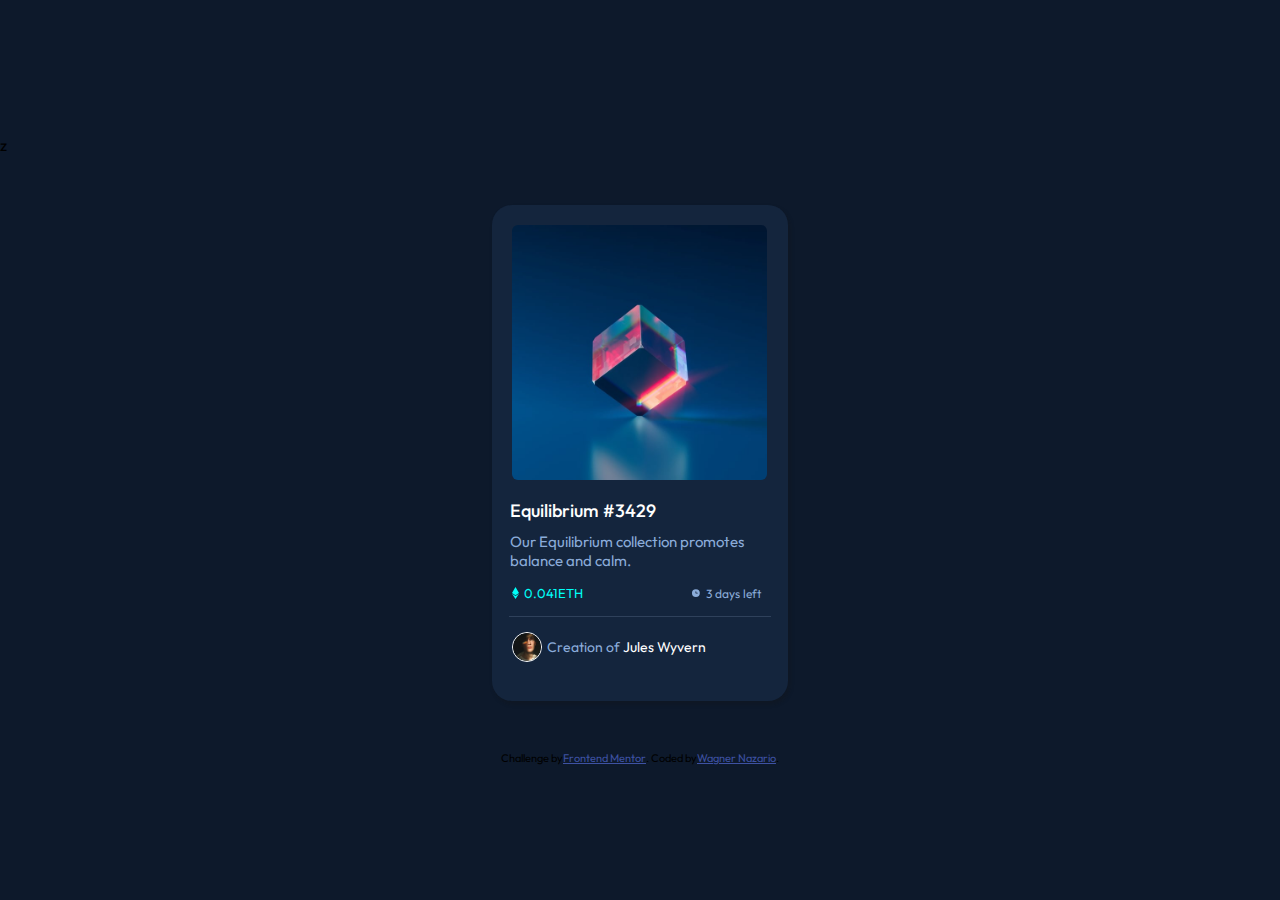
<file: nft-preview-card-component-main/index.html>
<!DOCTYPE html>
<html lang="en">

<head>
  <meta charset="UTF-8">
  <meta name="viewport" content="width=device-width, initial-scale=1.0">
  <link rel="icon" type="image/png" sizes="32x32" href="./images/favicon-32x32.png">z
  <link rel="stylesheet" href="CSS/style.css">
  <title>Frontend Mentor | NFT preview card component</title>
  <style>
    .attribution {
      font-size: 11px;
      text-align: center;
    }

    .attribution a {
      color: hsl(228, 45%, 44%);
    }
  </style>

</head>

<body class="bg">

  <main class="card" role="main">
    <div class="img">
      <img src="images/image-equilibrium.jpg" alt="Equilibrium" id="nft" role="img">
    </div>
    <!-- -------svg--------- -->
    <img src="images/icon-view.svg" alt="olho" id="view" role="img">
  
    <div class="card-body" role="article">
      <h5 class="card-title"> Equilibrium #3429</h5>
      <p class="card-text" role="definition">Our Equilibrium collection promotes balance and calm.</p>
      <!-- -------data-card--------- -->
      <div class="dados" role="data">
  
        <div class="dados1">
          <img src="images/icon-ethereum.svg" alt="">
          <p>0.041ETH</p>
        </div>
  
        <div class="dados2">
          <img src="images/icon-clock.svg" alt="">
          <p>3 days left</p>
        </div>
      </div>
      <!-- ------line-------- -->
      <div class="divider"></div>
      <!---------footer card-------- -->
      <div class="footer" role="footer">
        <img src="images/image-avatar.png" alt="">
        <a href="#"><span class="create">Creation of</span> Jules Wyvern</a>
      </div>
    </div>
  </main>
  
  <footer class="attribution" role="contentinfo">
    Challenge by <a href="https://www.frontendmentor.io?ref=challenge" target="_blank">Frontend Mentor</a>.
    Coded by <a href="#">Wagner Nazario</a>.
  </footer>

</body>

</html>
</file>
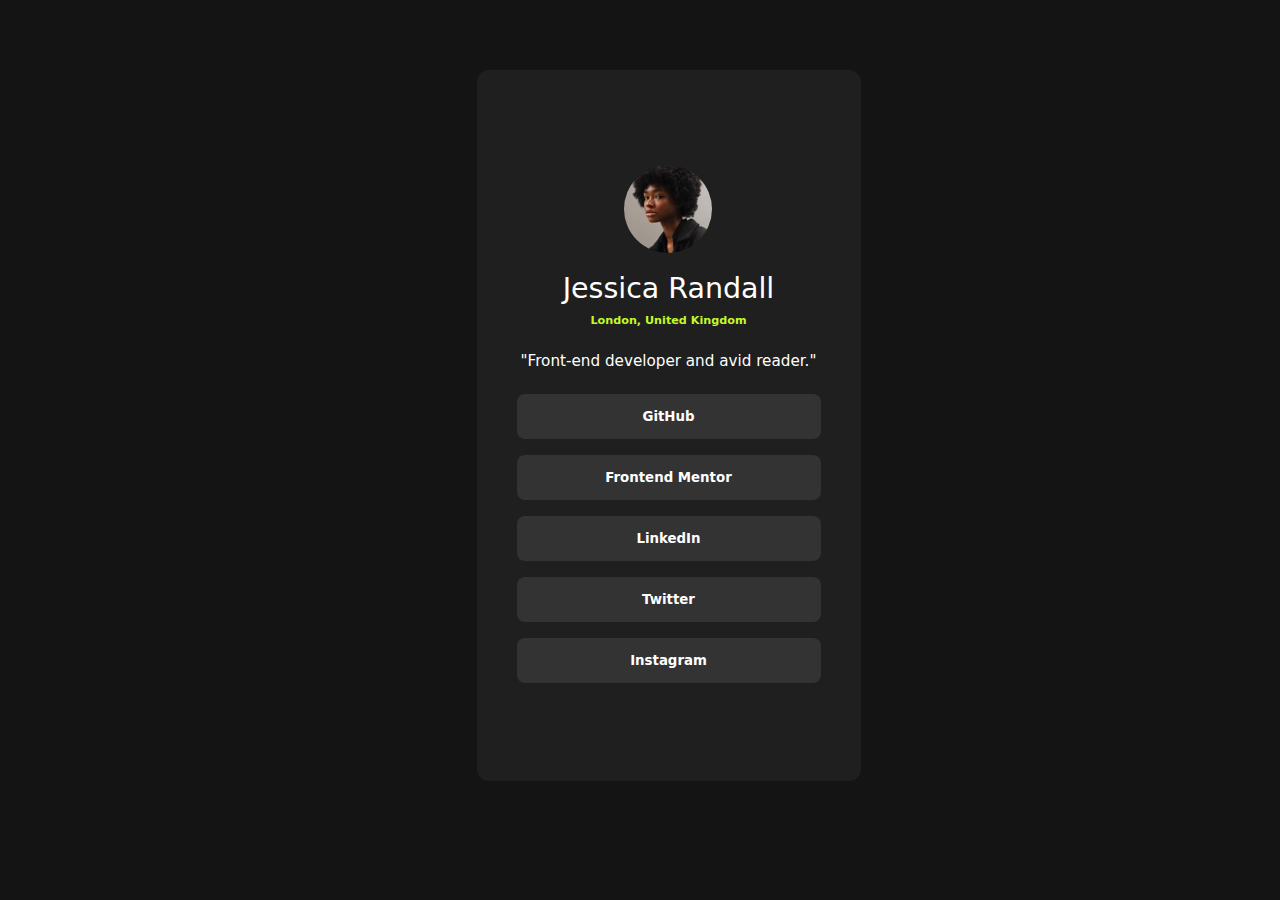
<file: social-links-profile-main/index.html>
<!DOCTYPE html>
<html lang="en">

<head>
  <meta charset="UTF-8">
  <meta name="viewport" content="width=device-width, initial-scale=1.0">
  <!-- displays site properly based on user's device -->
  <link rel="icon" type="image/png" sizes="32x32" href="./assets/images/favicon-32x32.png">
  <title>Frontend Mentor | Social links profile</title>
  <link rel="stylesheet" href="./CSS/style.css">
</head>

<body>

  <main>
    <div class="profile">
      <div class="profile__text">
        <img src="assets/images/avatar-jessica.jpeg" class="profile__pic " alt="black woman's profile photo ">
        <h2 class="profile__name details"> Jessica Randall</h2>
        <p><strong class="profile__local details">London, United Kingdom</strong></p>
        <p class="profile__description">"Front-end developer and avid reader."</p>
      </div>

      <div class="profile__links">
        <button type="button" class="btn">GitHub</button>
        <button type="button" class="btn">Frontend Mentor</button>
        <button type="button" class="btn">LinkedIn</button>
        <button type="button" class="btn">Twitter</button>
        <button type="button" class="btn"> Instagram</button>


      </div>
  </main>




  <footer class="attribution">
    Challenge by <a rel="noopener" href="https://www.frontendmentor.io?ref=challenge" target="_blank">Frontend
      Mentor</a>.
    Coded by <a href="https://github.com/wagnernazarios">WagnerNazarios</a>.
  </footer>
</body>

</html>
</file>
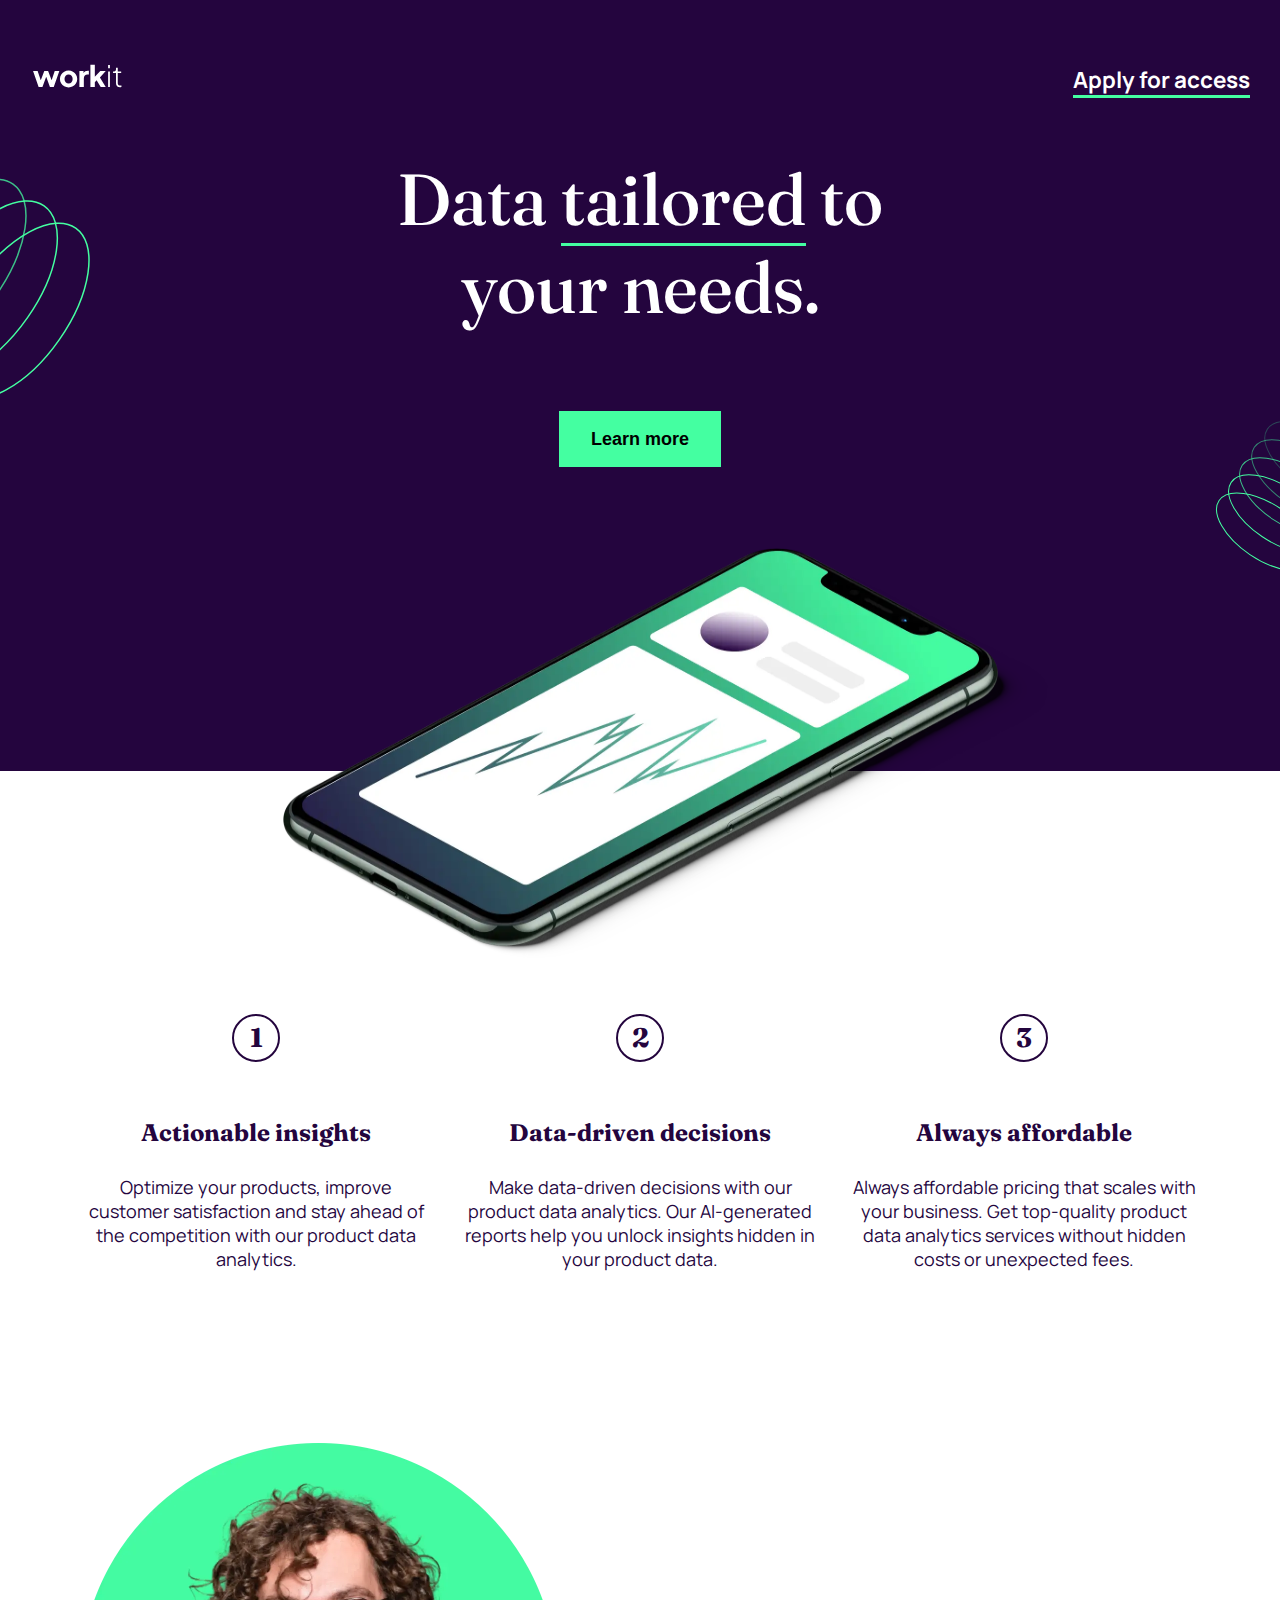
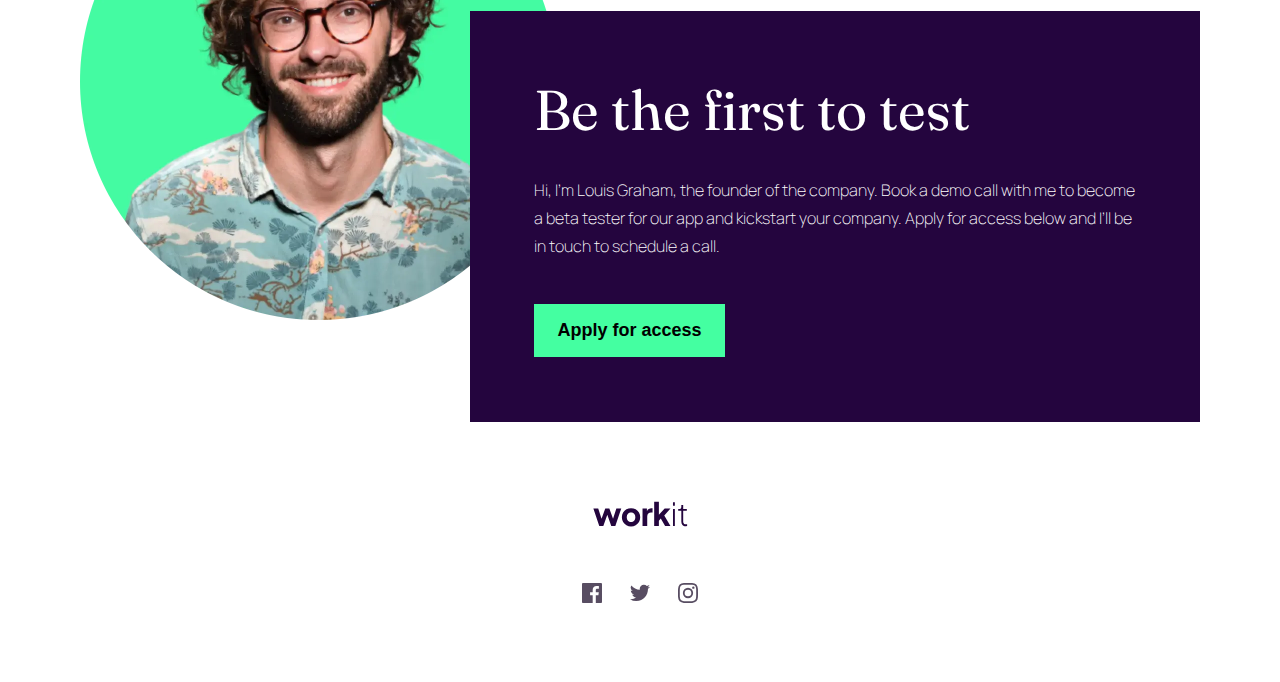
<file: workit-landing-page/index.html>
<!DOCTYPE html>
<html lang="en">

<head>
  <meta charset="UTF-8">
  <meta name="viewport" content="width=device-width, initial-scale=1.0">

  <link rel="icon" type="image/png" sizes="32x32" href="./assets/images/favicon-32x32.png">

  <title>Frontend Mentor | Workit landing page</title>

  <link rel="stylesheet" href="./CSS/style.css">

  <link rel="preconnect" href="https://fonts.googleapis.com">
  <link rel="preconnect" href="https://fonts.gstatic.com" crossorigin>
  <link
    href="https://fonts.googleapis.com/css2?family=Fraunces:ital,opsz,wght@0,9..144,100..900;1,9..144,100..900&display=swap"
    rel="stylesheet">
</head>

<body>
  <header>

    <nav>
      <img src="assets/images/logo-light.svg" alt="workit logo">
      <a href="#" target="_blank" rel="noopener noreferrer" class="underline"> Apply for access
      </a>
    </nav>

    <section id="hero">
      <h1> Data <span class="underline">tailored</span> to your needs.
      </h1>
      <button type="button" class="btn">Learn more</button>

      <img src="assets/images/ornamental.png" class="ornament" alt="shape divider">
      <img src="assets/images/ornamental-tablet.png" class="ornament-1" alt="shape divider">
      <img src="assets/images/ornamental-desktop.png" class="ornament-2" alt="shape divider">

      <img src="assets/images/bg-pattern-3.svg" class="pattern-1" alt="pattern multi-circle">

      <img src="assets/images/bg-pattern-2.svg" class="pattern-2" alt="pattern multi-circle">

      <div class="illustration"> <img src="assets/images/image-hero.webp" class="img__phone" alt="cellphone image">
      </div>

    </section>
  </header>

  <section id="values">
    <article class="value">
      <h2 class="number">1</h2>

      <div class="texts">
        <h2 class="subtitle">Actionable insights</h2>
        <p>
          Optimize your products, improve customer satisfaction and stay ahead of the competition
          with our product data analytics.
        </p>
      </div>
    </article>

    <article class="value">
      <h2 class="number">2</h2>

      <div class="texts">
        <h2 class="subtitle">Data-driven decisions</h2>
        <p>
          Make data-driven decisions with our product data analytics. Our AI-generated reports help
          you unlock insights hidden in your product data.
        </p>
      </div>
    </article>

    <article class="value">
      <h2 class="number">3</h2>

      <div class="texts">
        <h2 class="subtitle">Always affordable</h2>
        <p class="last">
          Always affordable pricing that scales with your business. Get top-quality product data
          analytics services without hidden costs or unexpected fees.
        </p>
      </div>

    </article>
  </section>

  <section id="cta">
    <img src="assets/images/image-founder.webp" alt="Louis Graham picture, Workit founder">
    <div class="founder__presentation">
      <h2> Be the first to test
      </h2>
      <p> Hi, I'm Louis Graham, the founder of the company. Book a demo call with me to become a
        beta tester for our app and kickstart your company. Apply for access below and I’ll be
        in touch to schedule a call.
      </p>
      <button type="button" class="btn"> Apply for access
      </button>

      <div class="circle"><img src="assets/images/bg-pattern-3.svg" class="pattern-1" alt="pattern multi-circle"></div>

    </div>
  </section>
  <footer>
    <div class="content">

      <img src="assets/images/logo-dark.svg" alt="workit logo">

      <div class="social__media">
        <img src="assets/images/icon-facebook.svg" class="svg" alt="">
        <img src="assets/images/icon-twitter.svg" class="svg" alt="">
        <img src="assets/images/icon-instagram.svg" class="svg" alt="">
      </div>
    </div>
  </footer>








</body>

</html>
</file>
<file: nft-preview-card-component-main/CSS/style.css>
@import url("https://fonts.googleapis.com/css2?family=Outfit:wght@300;400;600&display=swap");
* {
  padding: 0;
  margin: 0;
  box-sizing: border-box;
  font-family: Outfit;
}

.bg {
  background: hsl(217deg, 54%, 11%);
  width: 100%;
  height: 100vh;
  display: flex;
  flex-direction: column;
  justify-content: center;
  transition: 1s;
}

.card {
  height: 31rem;
  width: 18.5rem;
  border-radius: 20px;
  margin: 50px auto;
  background: hsl(216deg, 50%, 16%);
  padding: 10px;
  transition: 0.5s ease;
  box-shadow: 2px 3px 4px rgba(20, 20, 20, 0.3);
}
.card #nft {
  height: auto;
  width: 255px;
  margin: 10px;
  border-radius: 6px;
  cursor: pointer;
}
.card #view {
  width: 30px;
  position: absolute;
  top: 32%;
  left: 49%;
  display: none;
  color: hsl(217deg, 54%, 11%);
  background: transparent;
  transition: 0.5s;
}
.card:hover #view {
  display: block;
  z-index: 1;
  filter: blur(0);
}
.card:hover h5 {
  color: hsl(178deg, 100%, 50%);
}
.card:hover #nft {
  filter: blur(5px);
}
.card .card-body {
  background-color: hsl(216deg, 50%, 16%);
}
.card .card-title {
  font-size: 18px;
  font-weight: 500;
  margin: 5px 0 10px 8px;
  color: hsl(0deg, 0%, 100%);
}
.card .card-text {
  color: hsl(215deg, 51%, 70%);
  font-size: 15px;
  margin: 0 0 5px 8px;
}
.card .dados {
  display: flex;
  justify-content: space-between;
  padding: 10px;
  margin: auto;
}
.card .dados .dados1 {
  display: flex;
  justify-content: flex-start;
  align-items: center;
}
.card .dados .dados1 img {
  align-items: center;
  width: 7px;
  display: inline;
}
.card .dados .dados1 p {
  margin-left: 5px;
  display: inline;
  font-size: 13px;
  color: hsl(178deg, 100%, 50%);
}
.card .dados .dados2 {
  display: flex;
  justify-content: center;
  align-items: center;
  margin-right: 7px;
}
.card .dados .dados2 img {
  width: 10px;
  display: inline;
}
.card .dados .dados2 p {
  margin-left: 5px;
  display: inline;
  font-size: 12px;
  color: hsl(215deg, 51%, 70%);
}
.card .divider {
  border-bottom: 1px solid hsl(215deg, 32%, 27%);
  width: 95%;
  margin: 5px auto;
}
.card .footer {
  display: flex;
  align-items: center;
  padding: 10px;
}
.card .footer img {
  width: 30px;
  border: 1.5px solid hsl(0deg, 0%, 100%);
  border-radius: 50%;
  margin-right: 5px;
}
.card .footer a {
  text-decoration: none;
  font-size: 14px;
  color: hsl(0deg, 0%, 100%);
}
.card .footer .create {
  color: hsl(215deg, 51%, 70%);
}

.attribution {
  display: flex;
  justify-content: center;
  align-items: center;
  font-size: 14px;
}

@media (min-width: 320px) and (max-width: 425px) {
  .attribution {
    display: flex;
    justify-content: center;
    align-items: center;
  }
}
@media (max-width: 1336px) {
  .attribution {
    display: flex;
    justify-content: center;
    align-items: center;
  }
}

/*# sourceMappingURL=style.css.map */
</file>
<file: social-links-profile-main/CSS/style.css>
* {
  margin: 0;
  padding: 0;
  text-decoration: none;
  list-style: none;
  border: none;
  font-family: "Inter", system-ui, sans-serif;
  box-sizing: border-box;
  color: #fff;
}

body {
  display: flex;
  justify-content: start;
  align-items: center;
  flex-direction: column;
  background-color: #141414;
  min-height: 100vh;

  main {
    width: 375px;

    .profile {
      padding: 24px;
      margin: 70px 24px;
      width: 327px;
      height: 579px;
      background-color: #141414;
      display: flex;
      align-items: center;
      justify-content: center;
      flex-direction: column;
      background-color: #1f1f1f;
      border-radius: 12px;
      gap: 24px;

      .profile__text {
        display: flex;
        flex-direction: column;
        align-items: center;
        gap: 24px;

        .profile__pic {
          border-radius: 50%;
          width: 88px;
          height: 88px;
          margin: -4px 0 15px 0;
        }

        .details {
          margin: -20px 0;
        }
        .profile__name {
          color: #fff;
          font-weight: 500;
          font-size: 1.78em;
        }
        .profile__local {
          color: #c4f82a;
          font-size: 0.7em;
        }
        .profile__description {
          color: #fff;
          font-size: 0.95em;
        }
      }
      .profile__links {
        display: flex;
        flex-direction: column;
        justify-content: center;
        align-items: center;
        gap: 16px;

        .btn {
          width: 279px;
          height: 48px;
          background-color: #333;
          border-radius: 10px;
          font-weight: bold;
          color: #fff;

          &:hover {
            background-color: #c4f82a;
            transition: 0.5s ease-out;
            color: #141414;
          }
        }
      }
    }
  }
  .attribution {
    font-size: 1em;
    text-align: center;

    a {
      color: #c4f82a;
    }
  }
}

@media screen and (max-width: 840px) and (min-width: 428px) {
  body {
    display: flex;
    align-items: center;
    justify-content: center;

    main {
      display: flex;
      align-items: center;
      justify-content: center;
      height: 1064px;
      width: 768px;

      .profile {
        width: 456px;
        height: 611px;
        padding: 40px;

        .profile__local {
          font-size: 0.7em;
        }

        .profile__links {
          gap: 16px;

          .btn {
            width: 376px;
            border-radius: 8px;
          }
        }
      }
    }

    .attribution {
      font-size: 1em;
    }
  }
}

@media screen and (max-width: 1440px) and (min-width: 960px) {
  body {
    display: flex;
    justify-content: start;
    align-items: center;
    main {
      max-width: 1440px;

      .profile {
        width: 384px;
        height: 711px;
        padding: 40px;

        .profile__text {
          .profile__local {
            font-size: 0.7em;
          }
        }
        .profile__links {
          gap: 16px;

          .btn {
            width: 304px;
            height: 45px;
            border-radius: 8px;
          }
        }
      }
    }
    .attribution {
      display: none;
    }
  }
}
</file>
<file: workit-landing-page/CSS/style.css>
@import url("https://fonts.googleapis.com/css2?family=Fraunces:ital,opsz,wght@0,9..144,100..900;1,9..144,100..900&display=swap");
@import url("https://fonts.googleapis.com/css2?family=Manrope:wght@200..800&display=swap");
* {
  padding: 0;
  margin: 0;
  text-decoration: none;
  box-sizing: border-box;
  border: none;
  img {
    width: 100px;
  }
}
body {
  min-width: 100%;
  display: flex;
  flex-direction: column;
  align-items: center;
}

.underline {
  border-bottom: 3px solid #44ffa1;
}

header {
  padding: 35px 20px 0 20px;
  display: flex;
  flex-direction: column;
  justify-content: space-between;
  width: 375px;
  height: 481px;
  background-color: #24053e;

  nav {
    height: 67px;
    display: flex;
    align-items: center;
    justify-content: space-between;

    img {
      width: 95px;
      height: 24px;
    }

    a {
      font-size: 18px;
      font-family: "Manrope", serif;
      font-weight: bold;
      color: #fff;
      transition: all 0.3s ease-out;

      &:hover {
        color: #44ffa1;
      }
    }
  }

  #hero {
    display: flex;
    flex-direction: column;
    align-items: center;
    height: 414px;
    position: relative;

    h1 {
      margin-top: 56px;
      text-align: center;
      font-size: 38px;
      font-family: "Fraunces", serif;
      font-optical-sizing: auto;
      font-weight: 500;
      color: #fff;
    }

    .btn {
      margin-top: 40px;
      width: 151px;
      height: 53px;
      background-color: #44ffa1;
      font-size: 18px;
      font-weight: bold;
      border: 3px solid transparent;
      transition: all 0.4s ease-out;

      &:hover {
        color: #44ffa1;
        border: 2px solid #44ffa1;
        background-color: transparent;
      }
    }
  }
  .ornament {
    width: 390px;
    height: 44px;
    position: absolute;
    bottom: -1px;
  }

  .ornament-1 {
    display: none;
  }
  .ornament-2 {
    display: none;
  }

  .pattern-1 {
    display: none;
  }
  .pattern-2 {
    display: none;
  }

  .illustration {
    width: 375px;
    margin: 80px auto;

    .img__phone {
      width: 320px;
      height: 184px;
      position: absolute;
      bottom: -85px;
      padding: auto 20px;
    }
  }
}

#values {
  width: 355px;
  margin-top: 134px;
  text-align: center;
  display: flex;
  justify-content: center;
  flex-wrap: wrap;
  font-size: 18px;
  color: #24053e;

  .value {
    width: 355px;
    display: flex;
    flex-direction: column;
    justify-content: center;
    align-items: center;

    .number {
      font-family: "Fraunces", serif;
      margin: 32px 0 24px 0;
      padding-top: 5px;
      width: 48px;
      height: 48px;
      border: 2px solid;
      border-radius: 50%;
    }

    .subtitle {
      font-size: 24px;
      font-family: "Fraunces", serif;
    }

    p {
      height: 87px;
      font-family: "manrope", serif;
      font-size: 16px;
      margin: 16px 0 16px 0;
    }

    .last {
      margin-bottom: 64px;
    }
  }
}

#cta {
  margin-top: 112px;
  display: flex;
  justify-content: center;
  align-items: center;
  flex-direction: column;
  img {
    width: 335px;
    margin-bottom: -50px;
  }

  .founder__presentation {
    display: flex;
    flex-direction: column;
    gap: 32px;
    align-items: center;
    background-color: #24053e;
    color: #fff;
    height: 443px;
    width: 335px;
    h2 {
      margin-top: 32px;
      font-size: 32px;
      font-family: fraunces, serif;
      font-weight: 400;
    }

    p {
      margin: 0;
      width: 263px;
      height: 174px;
      font-family: manrope, sans-serif;
      font-weight: 300;
      font-size: 16px;
      font-weight: 200;
      line-height: 38px;
      text-align: center;
    }

    .btn {
      margin-top: 64px;
      width: 191px;
      height: 53px;
      font-weight: bold;
      font-size: 18px;
      background-color: #44ffa1;
      transition: all 0.5s ease-out;

      &:hover {
        color: #44ffa1;
        border: 2px solid #44ffa1;
        background-color: transparent;
      }
    }
    .circle {
      display: none;
    }
  }
}

footer {
  padding: 80px;
  height: 260px;
  display: flex;
  justify-content: center;
  align-items: center;
  flex-direction: column;

  .content {
    display: flex;
    align-items: center;
    justify-content: center;
    flex-direction: column;
    gap: 56px;
    width: 116px;

    img {
      width: 95px;
    }

    .social__media {
      display: flex;
      align-items: center;
      justify-content: space-around;
      gap: 28px;
      .svg {
        width: 20px;
        height: 20px;
        transition: 0.3s;

        &:hover {
          filter: sepia(90%) hue-rotate(190deg) saturate(2);
        }
      }
    }
  }
}

@media screen and (max-width: 838px) and (min-width: 386px) {
  header {
    width: 868px;
    height: 540px;
    padding: 0 44px;

    nav {
      margin: 24px 0 0 0;
      align-items: center;
      a {
        font-size: 18px;
      }
    }

    #hero {
      width: 768px;
      align-items: center;
      height: 471px;
      position: relative;

      h1 {
        margin: 56px 0 0 0;
        width: 432px;
        font-size: 48px;
      }

      .btn {
        width: 162px;
        height: 56px;
      }

      .pattern-1 {
        display: block;
        width: 370px;
        height: 315px;
        position: absolute;
        left: -260px;
        top: 10px;
      }

      .pattern-2 {
        display: block;
        width: 270px;
        height: 215px;
        position: absolute;
        right: -170px;
        bottom: 80px;
      }

      .ornament {
        display: none;
      }

      .ornament-1 {
        display: block;
        position: absolute;
        width: 888px;
        height: 56px;
        bottom: -3px;
      }

      .illustration {
        display: flex;
        justify-content: center;
        position: absolute;
        bottom: -145px;
        img {
          width: 514px;
          height: 296px;
        }
      }
    }
  }

  #values {
    margin-top: 180px;
    width: 768px;
    height: 524px;
    justify-content: center;
    align-items: center;
    flex-direction: column;
    flex-wrap: nowrap;

    .value {
      flex-direction: row;
      width: 698px;
      height: 418px;

      .number {
        width: 70px;
        margin: 0 32px 64px 0;
      }

      .texts {
        text-align: left;
        display: flex;
        flex-direction: column;
        justify-items: center;

        .subtitle {
          margin-bottom: 28px;
          text-align: start;
        }
      }

      .last {
        margin-bottom: 0;
      }
    }
  }

  #cta {
    position: relative;
    width: 680px;
    height: 558px;
    padding: 112px 80px 0 80px;

    img {
      width: 280px;
      height: 280px;
      position: absolute;
      top: 0;
      left: 0;
    }

    .founder__presentation {
      padding: 0 48px;
      width: 504px;
      height: 390px;
      position: absolute;
      bottom: 0;
      right: 0;
      align-items: flex-start;

      h2 {
        font-size: 48px;
      }
      p {
        text-align: left;
        width: 408px;
        height: 116px;
      }
      .btn {
        padding: 15px;
        margin-top: 32px;
      }

      .circle {
        margin: 0;
        display: block;
        width: 504px;
        height: 390px;
        position: relative;

        .pattern-1 {
          width: 243px;
          height: 227px;
          position: absolute;
          left: 205px;
          top: -85px;
        }
      }
    }
  }
}

@media screen and (max-width: 1440px) and (min-width: 840px) {
  header {
    min-width: 1440px;
    min-height: 771px;
    padding: 0 80px;
    justify-content: center;
    align-items: center;

    nav {
      width: 1220px;
      height: 91px;
      display: flex;
      justify-content: space-between;
      align-items: flex-start;
      a {
        font-size: 1.4rem;
        transition: all 0.3s ease-out;

        &:hover {
          color: #44ffa1;
        }
      }
    }

    #hero {
      margin-top: -56px;
      width: 1440px;
      height: 608px;
      padding: 56px 0 0;
      display: flex;
      align-items: center;
      justify-content: start;

      h1 {
        margin-top: 0;
        width: 635px;
        height: 256px;
        font-size: 4.5rem;
      }

      .btn {
        margin: 0;
        width: 162px;
        height: 56px;
      }
      .img__phone {
        width: 767px;
        height: 411px;
        bottom: -252px;
        right: 310px;
      }

      .ornament {
        display: none;
      }
      .ornament {
        display: none;
      }
      .ornament-2 {
        width: 1440px;
        position: absolute;
        bottom: -40px;
      }

      .pattern-1 {
        display: block;
        position: absolute;
        width: 370px;
        height: 315px;
        position: absolute;
        left: -150px;
        top: 10px;
      }

      .pattern-2 {
        display: block;
        width: 201px;
        height: 182px;
        position: absolute;
        right: -30px;
        bottom: 120px;
      }
    }
  }

  #values {
    padding: 88px 80px 144px 80px;
    width: 1440px;
    height: 538px;
    flex-direction: row;
    column-gap: 32px;

    .value {
      width: 352px;
      height: 306px;

      .number {
        margin-bottom: 56px;
        margin-top: 0;
      }

      .subtitle {
        margin-bottom: 28px;
      }

      p {
        font-size: 18px;
      }

      .last {
        margin-bottom: 16px;
      }
    }
  }

  #cta {
    margin: 0;
    position: relative;
    width: 1120px;
    height: 579px;

    img {
      width: 477px;
      height: 477px;
      position: absolute;
      top: 0;
      left: 0;
    }

    .founder__presentation {
      padding: 64px;
      width: 730px;
      height: 411px;
      position: absolute;
      bottom: 0;
      right: 0;
      align-items: flex-start;
      h2 {
        margin-top: 0;
        font-size: 56px;
      }
      p {
        width: 602px;
        height: 96px;
        text-align: left;
        line-height: 28px;
      }

      .btn {
        margin: 0;
      }
    }
  }
}
</file>
